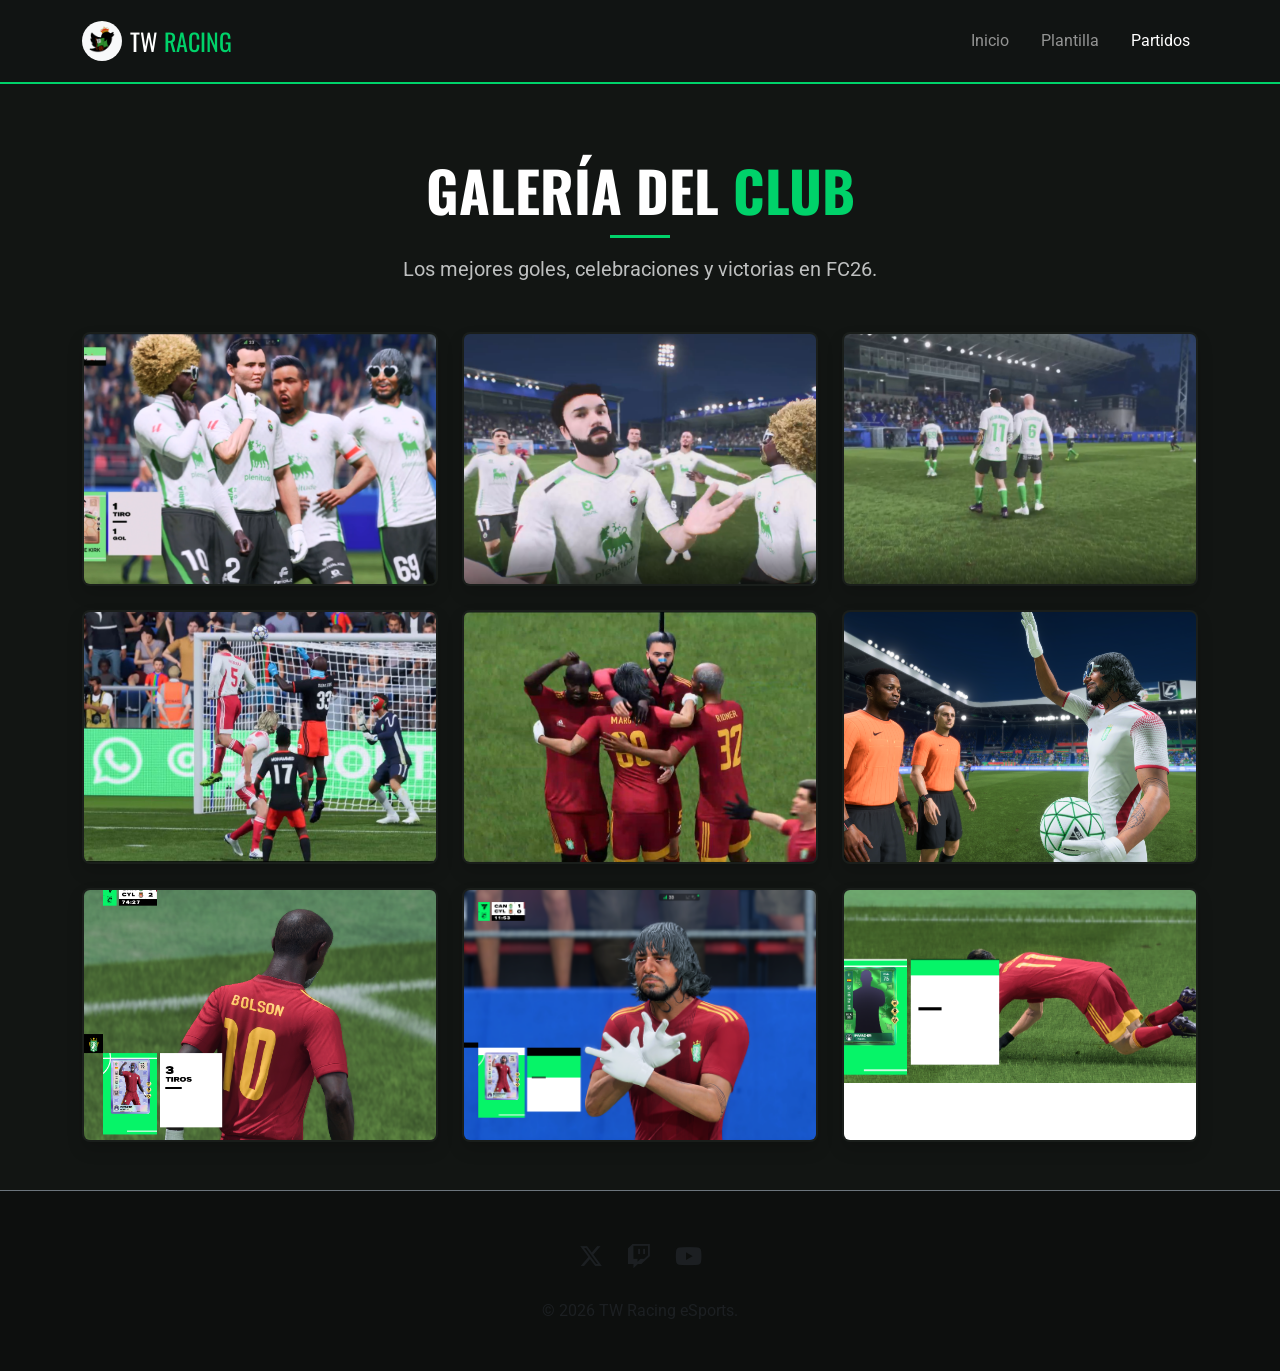
<file: galeria.html>
<!doctype html>
<html lang="es">
  <head>
    <meta charset="UTF-8" />
    <meta name="viewport" content="width=device-width, initial-scale=1.0" />
    <title>Galería | TW Racing</title>

    <link rel="icon" href="img/Proyecto nuevo.jpg" type="image/x-icon" />
    <link
      href="https://cdn.jsdelivr.net/npm/bootstrap@5.3.2/dist/css/bootstrap.min.css"
      rel="stylesheet"
    />
    <link
      rel="stylesheet"
      href="https://cdnjs.cloudflare.com/ajax/libs/font-awesome/6.7.2/css/all.min.css"
    />
    <link
      href="https://fonts.googleapis.com/css2?family=Oswald:wght@400;700&family=Roboto:wght@300;400;700&display=swap"
      rel="stylesheet"
    />

    <link rel="stylesheet" href="style.css" />
  </head>
  <body>
    <nav
      class="navbar navbar-expand-lg navbar-dark navbar-custom sticky-top py-3"
    >
      <div class="container">
        <a
          class="navbar-brand d-flex align-items-center gap-2"
          href="index.html"
        >
          <img
            src="img/logoconBandera.png"
            alt="Logo TW Racing"
            width="40"
            height="40"
            class="rounded-circle object-fit-cover bg-light"
          />
          <span class="fs-4">TW <span class="text-racing">RACING</span></span>
        </a>
        <button
          class="navbar-toggler"
          type="button"
          data-bs-toggle="collapse"
          data-bs-target="#navbarNav"
        >
          <span class="navbar-toggler-icon"></span>
        </button>
        <div
          class="collapse navbar-collapse justify-content-end"
          id="navbarNav"
        >
          <ul class="navbar-nav gap-3">
            <li class="nav-item">
              <a class="nav-link" href="index.html">Inicio</a>
            </li>
            <li class="nav-item">
              <a class="nav-link" href="plantilla.html">Plantilla</a>
            </li>
            <li class="nav-item">
              <a class="nav-link active" href="partidos.html">Partidos</a>
            </li>
          </ul>
        </div>
      </div>
    </nav>

    <header class="py-5 text-center mt-4">
      <div class="container">
        <h1 class="gallery-title display-4 fw-bold mb-3 text-white">
          GALERÍA DEL <span class="text-racing">CLUB</span>
        </h1>
        <p class="text-light opacity-75 fs-5 mb-0">
          Los mejores goles, celebraciones y victorias en FC26.
        </p>
      </div>
    </header>

    <main class="container mb-5">
      <div class="row g-4">
        <div class="col-12 col-sm-6 col-lg-4">
          <div class="gallery-item shadow">
            <img
              src="img/aura.PNG"
              alt="Once Inicial"
              onerror="
                this.src =
                  'https://via.placeholder.com/500x300/1a1e1b/00d26a?text=Once+Inicial'
              "
            />
          </div>
        </div>
        <div class="col-12 col-sm-6 col-lg-4">
          <div class="gallery-item shadow">
            <img
              src="img/queja.PNG"
              alt="Once Inicial"
              onerror="
                this.src =
                  'https://via.placeholder.com/500x300/1a1e1b/00d26a?text=Once+Inicial'
              "
            />
          </div>
        </div>
        <div class="col-12 col-sm-6 col-lg-4">
          <div class="gallery-item shadow">
            <img
              src="img/descanso.PNG"
              alt="Once Inicial"
              onerror="
                this.src =
                  'https://via.placeholder.com/500x300/1a1e1b/00d26a?text=Once+Inicial'
              "
            />
          </div>
        </div>

        <div class="col-12 col-sm-6 col-lg-4">
          <div class="gallery-item shadow">
            <img
              src="img/cabezazoMorgu.jpg"
              alt="Victoria Racing"
              onerror="
                this.src =
                  'https://via.placeholder.com/500x300/1a1e1b/00d26a?text=Captura+FC26'
              "
            />
          </div>
        </div>

        <div class="col-12 col-sm-6 col-lg-4">
          <div class="gallery-item shadow">
            <img
              src="img/equipo.jpg"
              alt="Celebración"
              onerror="
                this.src =
                  'https://via.placeholder.com/500x300/1a1e1b/00d26a?text=Celebración+Equipo'
              "
            />
          </div>
        </div>

        <div class="col-12 col-sm-6 col-lg-4">
          <div class="gallery-item shadow">
            <img
              src="img/hattrick.png"
              alt="Gol del Capitán"
              onerror="
                this.src =
                  'https://via.placeholder.com/500x300/1a1e1b/00d26a?text=Gol+del+Capitán'
              "
            />
          </div>
        </div>

        <div class="col-12 col-sm-6 col-lg-4">
          <div class="gallery-item shadow">
            <img
              src="img/x.png"
              alt="Trofeo"
              onerror="
                this.src =
                  'https://via.placeholder.com/500x300/1a1e1b/00d26a?text=Final+Regions+Cup'
              "
            />
          </div>
        </div>

        <div class="col-12 col-sm-6 col-lg-4">
          <div class="gallery-item shadow">
            <img
              src="img/Sin título.png"
              alt="Entrenamiento"
              onerror="
                this.src =
                  'https://via.placeholder.com/500x300/1a1e1b/00d26a?text=Entrenamiento'
              "
            />
          </div>
        </div>

        <div class="col-12 col-sm-6 col-lg-4">
          <div class="gallery-item shadow">
            <img
              src="img/dfasfa.png"
              alt="Once Inicial"
              onerror="
                this.src =
                  'https://via.placeholder.com/500x300/1a1e1b/00d26a?text=Once+Inicial'
              "
            />
          </div>
        </div>
      </div>
    </main>

    <footer
      class="text-center py-5 mt-5 border-top border-secondary"
      style="background-color: #0d0f0e"
    >
      <div class="container text-muted">
        <div class="d-flex justify-content-center gap-4 mb-4">
          <a href="https://twitter.com/TwRacingCP" class="text-muted fs-4"
            ><i class="fab fa-x-twitter"></i
          ></a>
          <a href="https://twitch.tv/twcantabria" class="text-muted fs-4"
            ><i class="fab fa-twitch"></i
          ></a>
          <a href="https://www.youtube.com/@TWCantabria" class="text-muted fs-4"
            ><i class="fab fa-youtube"></i
          ></a>
        </div>
        <p class="mb-0">&copy; 2026 TW Racing eSports.</p>
      </div>
    </footer>

    <script src="https://cdn.jsdelivr.net/npm/bootstrap@5.3.2/dist/js/bootstrap.bundle.min.js"></script>
  </body>
</html>
</file>
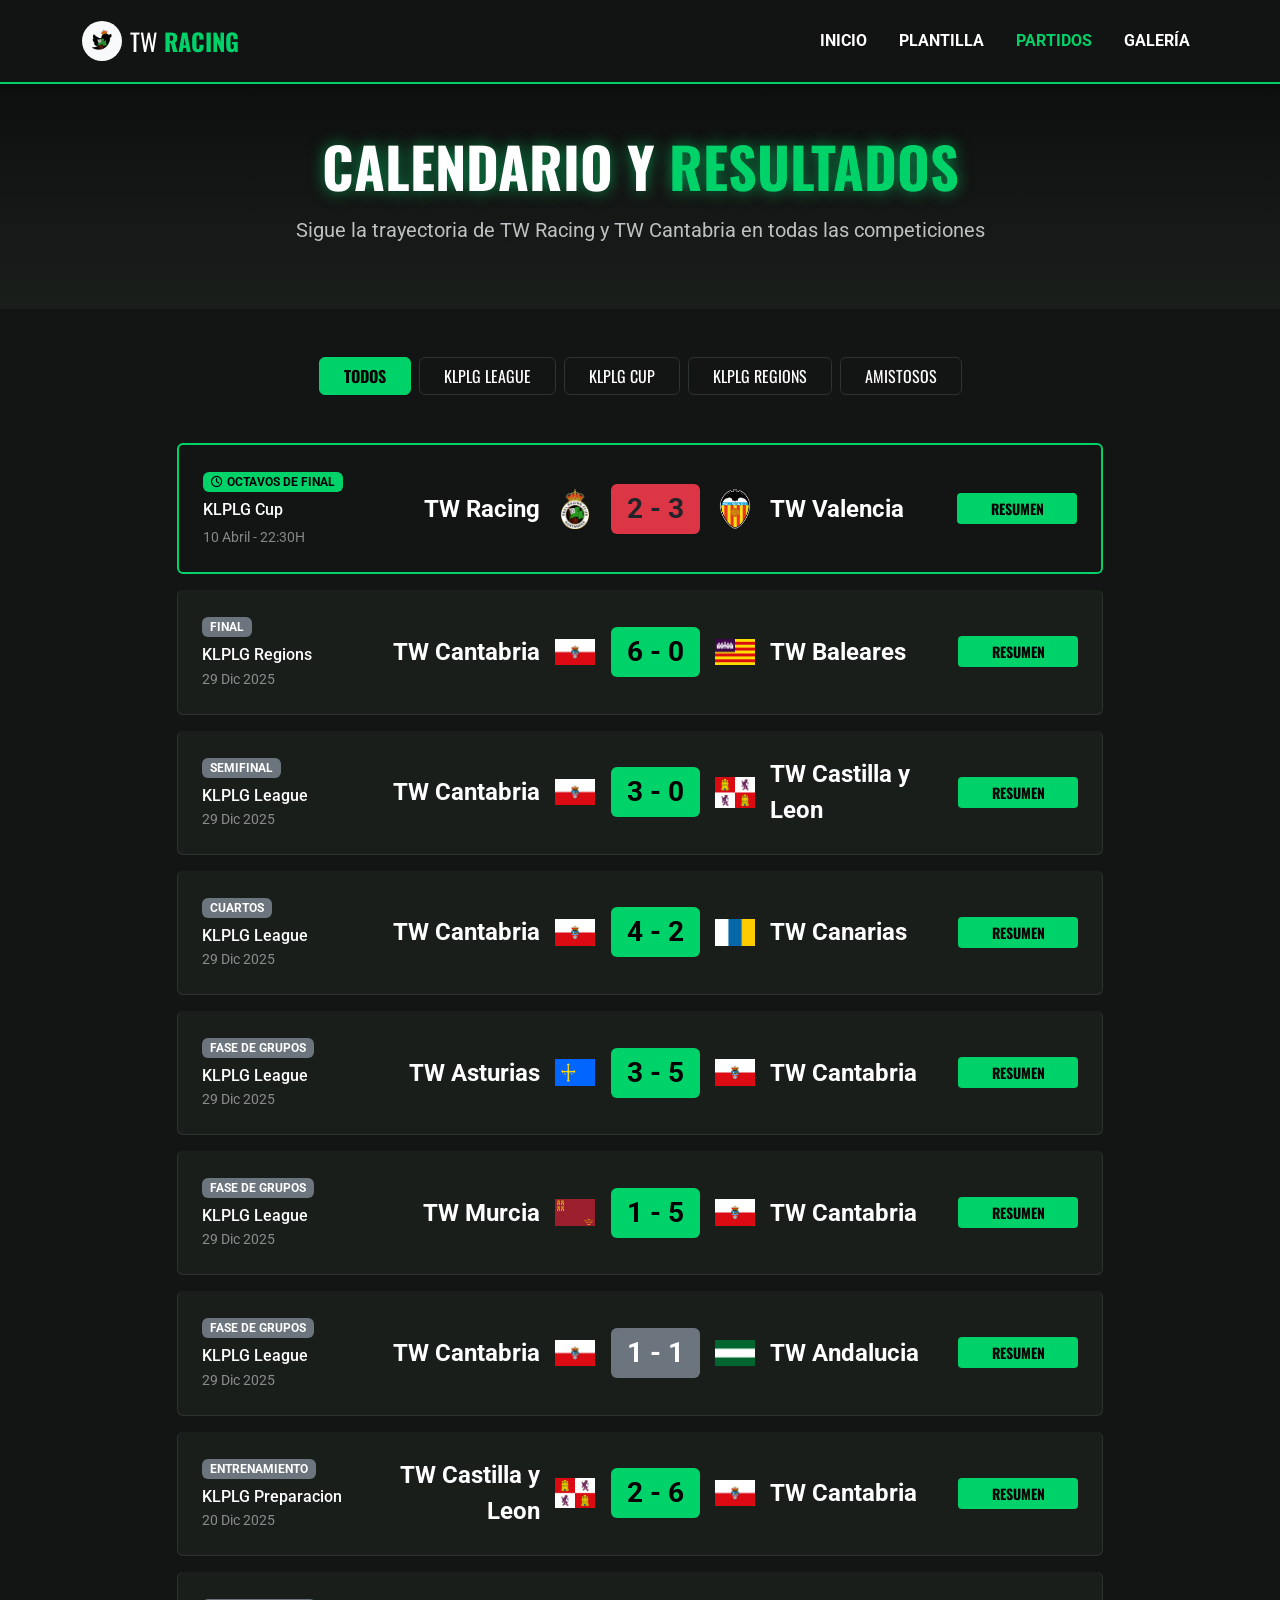
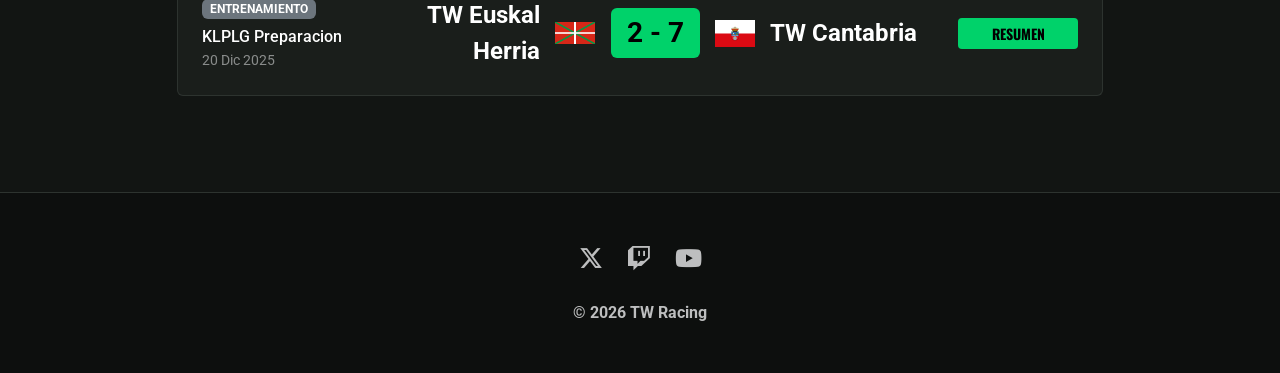
<file: partidos.html>
<!doctype html>
<html lang="es">
  <head>
    <meta charset="UTF-8" />
    <meta name="viewport" content="width=device-width, initial-scale=1.0" />
    <title>Partidos y Resultados | TW Racing</title>
    <link rel="icon" href="img/Proyecto nuevo.jpg" type="image/x-icon" />

    <link
      href="https://cdn.jsdelivr.net/npm/bootstrap@5.3.2/dist/css/bootstrap.min.css"
      rel="stylesheet"
    />
    <link
      rel="stylesheet"
      href="https://cdnjs.cloudflare.com/ajax/libs/font-awesome/6.7.2/css/all.min.css"
    />
    <link
      href="https://fonts.googleapis.com/css2?family=Oswald:wght@400;700&family=Roboto:wght@300;400;700&display=swap"
      rel="stylesheet"
    />
    <link rel="stylesheet" href="style.css" />

    <style>
      .glow-text {
        text-shadow: 0 0 15px rgba(0, 210, 106, 0.6);
      }
      .score-box {
        box-shadow: 0 0 15px rgba(0, 210, 106, 0.2);
      }
      .match-card {
        transition: all 0.3s ease;
        background-color: #1a1e1b;
        border: 1px solid #2d332f;
      }
      .match-card:hover {
        transform: translateY(-3px);
        border-color: #00d26a;
        box-shadow: 0 5px 15px rgba(0, 0, 0, 0.5);
      }
      .match-card.proximo {
        border: 2px solid #00d26a;
        background-color: #121513;
      }
      .filter-btn {
        border-color: #2d332f;
        color: #fff;
      }
      .filter-btn:hover,
      .filter-btn.active {
        background-color: #00d26a;
        color: #000;
        border-color: #00d26a;
        font-weight: bold;
      }
      .team-logo {
        width: 40px;
        height: 40px;
        object-fit: contain;
      }

      /* --- NUEVA SOLUCIÓN DE ALINEACIÓN --- */
      .match-row-container {
        display: flex;
        align-items: center;
        width: 100%;
        justify-content: center;
      }

      .match-team-left {
        flex: 1;
        display: flex;
        align-items: center;
        justify-content: flex-end;
        text-align: right;
        gap: 15px;
      }

      .match-score {
        width: 120px; /* Ancho fijo para que el centro nunca se mueva */
        display: flex;
        justify-content: center;
        flex-shrink: 0;
      }

      .match-team-right {
        flex: 1;
        display: flex;
        align-items: center;
        justify-content: flex-start;
        text-align: left;
        gap: 15px;
      }

      @media (max-width: 768px) {
        .match-row-container {
          flex-direction: column;
          gap: 10px;
        }
        .match-team-left,
        .match-team-right {
          justify-content: center;
          text-align: center;
          width: 100%;
        }
      }
      /* ------------------------------------ */

      /* Estilos Pizarra Táctica */
      .border-racing {
        border: 1px solid #00d26a !important;
      }
      .pitch {
        background: #1e4d2b;
        height: 450px;
        position: relative;
        border-radius: 5px;
        border: 3px solid rgba(255, 255, 255, 0.2);
        overflow: hidden;
      }
      .pitch-lines {
        position: absolute;
        top: 0;
        left: 0;
        right: 0;
        bottom: 0;
        background-image:
          linear-gradient(
            to bottom,
            transparent 49%,
            rgba(255, 255, 255, 0.2) 50%,
            transparent 51%
          ),
          radial-gradient(
            circle at 50% 50%,
            transparent 40px,
            rgba(255, 255, 255, 0.2) 41%,
            transparent 42%
          );
      }
      .player-dot {
        width: 24px;
        height: 24px;
        background: #00d26a;
        color: #000;
        border-radius: 50%;
        position: absolute;
        font-size: 11px;
        font-weight: 900;
        display: flex;
        align-items: center;
        justify-content: center;
        transform: translate(-50%, -50%);
        z-index: 2;
      }
      .player-name {
        position: absolute;
        top: 22px;
        left: 50%;
        transform: translateX(-50%);
        color: white;
        font-size: 9px;
        white-space: nowrap;
        font-weight: bold;
        text-shadow: 1px 1px 2px black;
      }
      .modal-content-racing {
        background-color: #121513;
        border: 1px solid #00d26a;
      }
      .bg-racing {
        background-color: #00d26a !important;
      }
      .text-racing {
        color: #00d26a !important;
      }
    </style>
  </head>

  <body>
    <nav
      class="navbar navbar-expand-lg navbar-dark navbar-custom sticky-top py-3 shadow-sm"
    >
      <div class="container">
        <a
          class="navbar-brand d-flex align-items-center gap-2"
          href="index.html"
        >
          <img
            src="img/logoconBandera.png"
            alt="Logo TW Racing"
            width="40"
            height="40"
            class="rounded-circle bg-light p-1"
          />
          <span class="fs-4"
            >TW <span class="text-racing fw-bold">RACING</span></span
          >
        </a>
        <button
          class="navbar-toggler"
          type="button"
          data-bs-toggle="collapse"
          data-bs-target="#navbarNav"
        >
          <span class="navbar-toggler-icon"></span>
        </button>
        <div
          class="collapse navbar-collapse justify-content-end"
          id="navbarNav"
        >
          <ul class="navbar-nav gap-3 text-uppercase fw-bold">
            <li class="nav-item">
              <a class="nav-link text-white" href="index.html">Inicio</a>
            </li>
            <li class="nav-item">
              <a class="nav-link text-white" href="plantilla.html">Plantilla</a>
            </li>
            <li class="nav-item">
              <a class="nav-link active text-racing" href="partidos.html"
                >Partidos</a
              >
            </li>
            <li class="nav-item">
              <a class="nav-link text-white" href="galeria.html">Galería</a>
            </li>
          </ul>
        </div>
      </div>
    </nav>

    <header
      class="py-5 text-center"
      style="background: linear-gradient(to bottom, #0d0f0e, #1a1e1b)"
    >
      <div class="container">
        <h1 class="display-4 fw-bold text-white glow-text mb-3">
          CALENDARIO Y <span class="text-racing">RESULTADOS</span>
        </h1>
        <p class="text-light opacity-75 fs-5">
          Sigue la trayectoria de TW Racing y TW Cantabria en todas las
          competiciones
        </p>
      </div>
    </header>

    <main class="container py-5">
      <div class="d-flex flex-wrap justify-content-center gap-2 mb-5">
        <button
          class="btn filter-btn active px-4"
          onclick="filtrarPartidos('todos', this)"
        >
          Todos
        </button>
        <button
          class="btn filter-btn px-4"
          onclick="filtrarPartidos('klplg', this)"
        >
          KLPLG League
        </button>
        <button
          class="btn filter-btn px-4"
          onclick="filtrarPartidos('cup', this)"
        >
          KLPLG CUP
        </button>
        <button
          class="btn filter-btn px-4"
          onclick="filtrarPartidos('Regions', this)"
        >
          KLPLG Regions
        </button>
        <button
          class="btn filter-btn px-4"
          onclick="filtrarPartidos('amistoso', this)"
        >
          Amistosos
        </button>
      </div>

      <div class="row justify-content-center" id="contenedor-partidos">
        <div class="col-lg-10">
          <div class="list-group gap-3">
            <div
              class="list-group-item match-card proximo p-4 text-white d-flex flex-column flex-md-row align-items-center justify-content-between gap-3 rounded"
              data-competicion="cup"
            >
              <div class="text-center text-md-start" style="min-width: 150px">
                <span class="badge bg-racing text-dark mb-2 px-2 py-1"
                  ><i class="fa-regular fa-clock me-1"></i>OCTAVOS DE
                  FINAL</span
                >
                <h6 class="text-white mb-1">KLPLG Cup</h6>
                <div class="fase-text mb-2"></div>
                <p class="mb-0 text-light opacity-50 small">
                  10 Abril - 22:30H
                </p>
              </div>
              <div class="match-row-container fw-bold fs-4">
                <div class="match-team-left">
                  <span>TW Racing</span>
                  <img src="img/escudo.png" class="team-logo" />
                </div>
                <div class="match-score">
                  <div class="bg-danger text-dark px-3 py-1 rounded fs-3">
                    2 - 3
                  </div>
                </div>
                <div class="match-team-right">
                  <img src="img/valencia.png" class="team-logo" />
                  <span class="span">TW Valencia</span>
                </div>
              </div>
              <div class="text-center text-md-end" style="min-width: 120px">
                <button
                  class="btn bg-racing text-dark btn-sm fw-bold w-100"
                  data-bs-toggle="modal"
                  data-bs-target="#resumen-partidoValencia"
                >
                  Resumen
                </button>
              </div>
            </div>

            <div
              class="list-group-item match-card p-4 text-white d-flex flex-column flex-md-row align-items-center justify-content-between gap-3 rounded"
              data-competicion="Regions"
            >
              <div class="text-center text-md-start" style="min-width: 150px">
                <span class="badge bg-secondary mb-2 px-2 py-1">FINAL</span>
                <h6 class="text-white mb-1">KLPLG Regions</h6>
                <p class="mb-0 text-light opacity-50 small">29 Dic 2025</p>
              </div>
              <div class="match-row-container fw-bold fs-4">
                <div class="match-team-left">
                  <span>TW Cantabria</span>
                  <img src="img/cantabria.png" class="team-logo" />
                </div>
                <div class="match-score">
                  <div class="bg-racing text-dark px-3 py-1 rounded fs-3">
                    6 - 0
                  </div>
                </div>
                <div class="match-team-right">
                  <img src="img/baleares.png" class="team-logo" />
                  <span>TW Baleares</span>
                </div>
              </div>
              <div class="text-center text-md-end" style="min-width: 120px">
                <button
                  class="btn bg-racing text-dark btn-sm fw-bold w-100"
                  data-bs-toggle="modal"
                  data-bs-target="#resumen-partido1"
                >
                  Resumen
                </button>
              </div>
            </div>

            <div
              class="list-group-item match-card p-4 text-white d-flex flex-column flex-md-row align-items-center justify-content-between gap-3 rounded"
              data-competicion="Regions"
            >
              <div class="text-center text-md-start" style="min-width: 150px">
                <span class="badge bg-secondary mb-2 px-2 py-1">SEMIFINAL</span>
                <h6 class="text-white mb-1">KLPLG League</h6>
                <p class="mb-0 text-light opacity-50 small">29 Dic 2025</p>
              </div>
              <div class="match-row-container fw-bold fs-4">
                <div class="match-team-left">
                  <span>TW Cantabria</span>
                  <img src="img/cantabria.png" class="team-logo" />
                </div>
                <div class="match-score">
                  <div class="bg-racing text-dark px-3 py-1 rounded fs-3">
                    3 - 0
                  </div>
                </div>
                <div class="match-team-right">
                  <img src="img/cyl.png" class="team-logo" />
                  <span>TW Castilla y Leon</span>
                </div>
              </div>
              <div class="text-center text-md-end" style="min-width: 120px">
                <button
                  class="btn bg-racing text-dark btn-sm fw-bold w-100"
                  data-bs-toggle="modal"
                  data-bs-target="#resumen-partido2"
                >
                  Resumen
                </button>
              </div>
            </div>

            <div
              class="list-group-item match-card p-4 text-white d-flex flex-column flex-md-row align-items-center justify-content-between gap-3 rounded"
              data-competicion="Regions"
            >
              <div class="text-center text-md-start" style="min-width: 150px">
                <span class="badge bg-secondary mb-2 px-2 py-1">CUARTOS</span>
                <h6 class="text-white mb-1">KLPLG League</h6>
                <p class="mb-0 text-light opacity-50 small">29 Dic 2025</p>
              </div>
              <div class="match-row-container fw-bold fs-4">
                <div class="match-team-left">
                  <span>TW Cantabria</span>
                  <img src="img/cantabria.png" class="team-logo" />
                </div>
                <div class="match-score">
                  <div class="bg-racing text-dark px-3 py-1 rounded fs-3">
                    4 - 2
                  </div>
                </div>
                <div class="match-team-right">
                  <img src="img/canarias.png" class="team-logo" />
                  <span>TW Canarias</span>
                </div>
              </div>
              <div class="text-center text-md-end" style="min-width: 120px">
                <button
                  class="btn bg-racing text-dark btn-sm fw-bold w-100"
                  data-bs-toggle="modal"
                  data-bs-target="#resumen-partido3"
                >
                  Resumen
                </button>
              </div>
            </div>

            <div
              class="list-group-item match-card p-4 text-white d-flex flex-column flex-md-row align-items-center justify-content-between gap-3 rounded"
              data-competicion="Regions"
            >
              <div class="text-center text-md-start" style="min-width: 150px">
                <span class="badge bg-secondary mb-2 px-2 py-1"
                  >FASE DE GRUPOS</span
                >
                <h6 class="text-white mb-1">KLPLG League</h6>
                <p class="mb-0 text-light opacity-50 small">29 Dic 2025</p>
              </div>
              <div class="match-row-container fw-bold fs-4">
                <div class="match-team-left">
                  <span>TW Asturias</span>
                  <img src="img/asturias.png" class="team-logo" />
                </div>
                <div class="match-score">
                  <div class="bg-racing text-dark px-3 py-1 rounded fs-3">
                    3 - 5
                  </div>
                </div>
                <div class="match-team-right">
                  <img src="img/cantabria.png" class="team-logo" />
                  <span>TW Cantabria</span>
                </div>
              </div>
              <div class="text-center text-md-end" style="min-width: 120px">
                <button
                  class="btn bg-racing text-dark btn-sm fw-bold w-100"
                  data-bs-toggle="modal"
                  data-bs-target="#resumen-partido4"
                >
                  Resumen
                </button>
              </div>
            </div>

            <div
              class="list-group-item match-card p-4 text-white d-flex flex-column flex-md-row align-items-center justify-content-between gap-3 rounded"
              data-competicion="Regions"
            >
              <div class="text-center text-md-start" style="min-width: 150px">
                <span class="badge bg-secondary mb-2 px-2 py-1"
                  >FASE DE GRUPOS</span
                >
                <h6 class="text-white mb-1">KLPLG League</h6>
                <p class="mb-0 text-light opacity-50 small">29 Dic 2025</p>
              </div>
              <div class="match-row-container fw-bold fs-4">
                <div class="match-team-left">
                  <span>TW Murcia</span>
                  <img src="img/murcia.png" class="team-logo" />
                </div>
                <div class="match-score">
                  <div class="bg-racing text-dark px-3 py-1 rounded fs-3">
                    1 - 5
                  </div>
                </div>
                <div class="match-team-right">
                  <img src="img/cantabria.png" class="team-logo" />
                  <span>TW Cantabria</span>
                </div>
              </div>
              <div class="text-center text-md-end" style="min-width: 120px">
                <button
                  class="btn bg-racing text-dark btn-sm fw-bold w-100"
                  data-bs-toggle="modal"
                  data-bs-target="#resumen-partido5"
                >
                  Resumen
                </button>
              </div>
            </div>
            <div
              class="list-group-item match-card p-4 text-white d-flex flex-column flex-md-row align-items-center justify-content-between gap-3 rounded"
              data-competicion="Regions"
            >
              <div class="text-center text-md-start" style="min-width: 150px">
                <span class="badge bg-secondary mb-2 px-2 py-1"
                  >FASE DE GRUPOS</span
                >
                <h6 class="text-white mb-1">KLPLG League</h6>
                <p class="mb-0 text-light opacity-50 small">29 Dic 2025</p>
              </div>
              <div class="match-row-container fw-bold fs-4">
                <div class="match-team-left">
                  <span>TW Cantabria</span>
                  <img src="img/cantabria.png" class="team-logo" />
                </div>
                <div class="match-score">
                  <div
                    class="bg-secondary text-white px-3 py-1 rounded fs-3 fw-bold"
                  >
                    1 - 1
                  </div>
                </div>
                <div class="match-team-right">
                  <img src="img/andalucia.png" class="team-logo" />
                  <span>TW Andalucia</span>
                </div>
              </div>
              <div class="text-center text-md-end" style="min-width: 120px">
                <button
                  class="btn bg-racing text-dark btn-sm fw-bold w-100"
                  data-bs-toggle="modal"
                  data-bs-target="#resumen-partido6"
                >
                  Resumen
                </button>
              </div>
            </div>

            <div
              class="list-group-item match-card p-4 text-white d-flex flex-column flex-md-row align-items-center justify-content-between gap-3 rounded"
              data-competicion="amistoso"
            >
              <div class="text-center text-md-start" style="min-width: 150px">
                <span class="badge bg-secondary mb-2 px-2 py-1"
                  >ENTRENAMIENTO</span
                >
                <h6 class="text-white mb-1">KLPLG Preparacion</h6>
                <p class="mb-0 text-light opacity-50 small">20 Dic 2025</p>
              </div>
              <div class="match-row-container fw-bold fs-4">
                <div class="match-team-left">
                  <span>TW Castilla y Leon</span>
                  <img src="img/cyl.png" class="team-logo" />
                </div>
                <div class="match-score">
                  <div class="bg-racing text-dark px-3 py-1 rounded fs-3">
                    2 - 6
                  </div>
                </div>
                <div class="match-team-right">
                  <img src="img/cantabria.png" class="team-logo" />
                  <span>TW Cantabria</span>
                </div>
              </div>
              <div class="text-center text-md-end" style="min-width: 120px">
                <button
                  class="btn bg-racing text-dark btn-sm fw-bold w-100"
                  data-bs-toggle="modal"
                  data-bs-target="#resumen-partido7"
                >
                  Resumen
                </button>
              </div>
            </div>

            <div
              class="list-group-item match-card p-4 text-white d-flex flex-column flex-md-row align-items-center justify-content-between gap-3 rounded"
              data-competicion="amistoso"
            >
              <div class="text-center text-md-start" style="min-width: 150px">
                <span class="badge bg-secondary mb-2 px-2 py-1"
                  >ENTRENAMIENTO</span
                >
                <h6 class="text-white mb-1">KLPLG Preparacion</h6>
                <p class="mb-0 text-light opacity-50 small">20 Dic 2025</p>
              </div>
              <div class="match-row-container fw-bold fs-4">
                <div class="match-team-left">
                  <span>TW Euskal Herria</span>
                  <img src="img/eh.png" class="team-logo" />
                </div>
                <div class="match-score">
                  <div class="bg-racing text-dark px-3 py-1 rounded fs-3">
                    2 - 7
                  </div>
                </div>
                <div class="match-team-right">
                  <img src="img/cantabria.png" class="team-logo" />
                  <span>TW Cantabria</span>
                </div>
              </div>
              <div class="text-center text-md-end" style="min-width: 120px">
                <button
                  class="btn bg-racing text-dark btn-sm fw-bold w-100"
                  data-bs-toggle="modal"
                  data-bs-target="#resumen-partido7"
                >
                  Resumen
                </button>
              </div>
            </div>

            <!-- ya no mas -->
          </div>
        </div>
      </div>
    </main>

    <div
      class="modal fade"
      id="resumen-partido1"
      tabindex="-1"
      aria-hidden="true"
    >
      <div class="modal-dialog modal-xl modal-dialog-centered">
        <div
          class="modal-content modal-content-racing text-white border-racing"
        >
          <div class="modal-header border-secondary border-opacity-25">
            <h5 class="modal-title fw-bold text-racing">
              RESUMEN: TW CANTABRIA vs TW BALEARES
            </h5>
            <button
              type="button"
              class="btn-close btn-close-white"
              data-bs-dismiss="modal"
            ></button>
          </div>
          <div class="modal-body p-4">
            <div class="row g-4">
              <div class="col-xl-5 col-lg-6">
                <h6 class="text-center mb-3 fw-bold text-uppercase">
                  Alineación <span class="text-racing">4-2-1-3</span>
                </h6>
                <div class="pitch shadow-lg">
                  <div class="pitch-lines"></div>
                  <div class="player-dot" style="bottom: 5%; left: 50%">
                    1<span class="player-name">AdriViera_02</span>
                  </div>
                  <div class="player-dot" style="bottom: 20%; left: 15%">
                    3<span class="player-name">erluiso13</span>
                  </div>
                  <div class="player-dot" style="bottom: 18%; left: 38%">
                    4<span class="player-name">JMorgu</span>
                  </div>
                  <div class="player-dot" style="bottom: 18%; left: 62%">
                    5<span class="player-name">Jav1Gonzalez</span>
                  </div>
                  <div class="player-dot" style="bottom: 20%; left: 85%">
                    2<span class="player-name">HyperHector05</span>
                  </div>
                  <div class="player-dot" style="bottom: 40%; left: 35%">
                    8<span class="player-name">PedroB__02</span>
                  </div>
                  <div class="player-dot" style="bottom: 40%; left: 65%">
                    6<span class="player-name">escobedo2010</span>
                  </div>
                  <div class="player-dot" style="bottom: 58%; left: 50%">
                    10<span class="player-name">Bools_10</span>
                  </div>
                  <div class="player-dot" style="top: 20%; left: 20%">
                    7<span class="player-name">koshidalgo15</span>
                  </div>
                  <div class="player-dot" style="top: 10%; left: 50%">
                    11<span class="player-name">zSaanti--</span>
                  </div>
                  <div class="player-dot" style="top: 20%; left: 80%">
                    69<span class="player-name">darioobg_9</span>
                  </div>
                </div>
              </div>
              <div class="col-xl-7 col-lg-6">
                <h6
                  class="fw-bold mb-3 border-start border-racing ps-2 text-uppercase"
                >
                  Estadísticas
                </h6>
                <div class="small mb-4">
                  <div class="d-flex justify-content-between mb-1">
                    <span>Posesión</span><span>65% - 35%</span>
                  </div>
                  <div
                    class="progress mb-3"
                    style="height: 6px; background: #2d332f"
                  >
                    <div
                      class="progress-bar bg-racing"
                      style="width: 65%"
                    ></div>
                  </div>
                  <div class="d-flex justify-content-between mb-1">
                    <span>Tiros</span><span>14 - 3</span>
                  </div>
                  <div
                    class="progress"
                    style="height: 6px; background: #2d332f"
                  >
                    <div
                      class="progress-bar bg-racing"
                      style="width: 80%"
                    ></div>
                  </div>
                </div>
                <h6
                  class="fw-bold mb-3 border-start border-racing ps-2 text-uppercase"
                >
                  Crónica
                </h6>
                <div
                  class="timeline-container bg-dark bg-opacity-50 p-3 rounded border border-secondary border-opacity-25"
                >
                  <div class="timeline-event d-flex align-items-start mb-2">
                    <div class="event-time badge bg-racing text-dark me-2">
                      10'
                    </div>
                    <div class="event-desc">
                      <i class="fa-solid fa-futbol me-1"></i>
                      <strong>GOL!</strong> zSaanti
                    </div>
                  </div>
                  <div class="timeline-event d-flex align-items-start mb-2">
                    <div class="event-time badge bg-secondary me-2">58'</div>
                    <div class="event-desc">
                      <i class="fa-solid fa-square text-warning me-1"></i>
                      Amarilla - JMorgu
                    </div>
                  </div>
                  <div
                    class="mt-4 pt-3 border-top border-secondary border-opacity-25"
                  >
                    <a
                      href="https://www.virtualpronetwork.com/web/app/match/751312"
                      target="_blank"
                      class="btn btn-sm btn-dark border-racing text-racing fw-bold w-100 mb-2"
                    >
                      <i class="fa-solid fa-external-link-alt me-2"></i
                      >ESTADÍSTICAS COMPLETAS VPN
                    </a>
                    <a
                      href="https://www.youtube.com/watch?v=KSOlk1dBE6Q"
                      target="_blank"
                      class="btn btn-sm btn-dark border-racing text-racing fw-bold w-100"
                    >
                      <i class="fa-brands fa-youtube me-2"></i>RESUMEN EN
                      YOUTUBE
                    </a>
                  </div>
                </div>
              </div>
            </div>
          </div>
        </div>
      </div>
    </div>
    <!-- ------------------ -->
    <div
      class="modal fade"
      id="resumen-partidoValencia"
      tabindex="-1"
      aria-hidden="true"
    >
      <div class="modal-dialog modal-xl modal-dialog-centered">
        <div
          class="modal-content modal-content-racing text-white border-racing"
        >
          <div class="modal-header border-secondary border-opacity-25">
            <h5 class="modal-title fw-bold text-racing">
              RESUMEN: TW RACING vs TW VALENCIA
            </h5>
            <button
              type="button"
              class="btn-close btn-close-white"
              data-bs-dismiss="modal"
            ></button>
          </div>
          <div class="modal-body p-4">
            <div class="row g-4">
              <div class="col-xl-5 col-lg-6">
                <h6 class="text-center mb-3 fw-bold text-uppercase">
                  Alineación <span class="text-racing">4-2-1-3</span>
                </h6>
                <div class="pitch shadow-lg">
                  <div class="pitch-lines"></div>
                  <div class="player-dot" style="bottom: 5%; left: 50%">
                    1<span class="player-name">AdriViera_02</span>
                  </div>
                  <div class="player-dot" style="bottom: 20%; left: 15%">
                    88<span class="player-name">erluiso13</span>
                  </div>
                  <div class="player-dot" style="bottom: 18%; left: 38%">
                    5<span class="player-name">JMorgu</span>
                  </div>
                  <div class="player-dot" style="bottom: 18%; left: 62%">
                    57<span class="player-name">Anacorro</span>
                  </div>
                  <div class="player-dot" style="bottom: 20%; left: 85%">
                    2<span class="player-name">HyperHector05</span>
                  </div>
                  <div class="player-dot" style="bottom: 40%; left: 35%">
                    8<span class="player-name">PedroB__02</span>
                  </div>
                  <div class="player-dot" style="bottom: 40%; left: 65%">
                    6<span class="player-name">escobedo2010</span>
                  </div>
                  <div class="player-dot" style="bottom: 58%; left: 50%">
                    10<span class="player-name">Bools_10</span>
                  </div>
                  <div class="player-dot" style="top: 20%; left: 20%">
                    7<span class="player-name">koshidalgo15</span>
                  </div>
                  <div class="player-dot" style="top: 10%; left: 50%">
                    11<span class="player-name">zSaanti--</span>
                  </div>
                  <div class="player-dot" style="top: 20%; left: 80%">
                    69<span class="player-name">darioobg_9</span>
                  </div>
                </div>
              </div>
              <div class="col-xl-7 col-lg-6">
                <h6
                  class="fw-bold mb-3 border-start border-racing ps-2 text-uppercase"
                >
                  Estadísticas
                </h6>
                <div class="small mb-4">
                  <div class="d-flex justify-content-between mb-1">
                    <span>Posesión</span><span>55% - 45%</span>
                  </div>
                  <div
                    class="progress mb-3"
                    style="height: 6px; background: #2d332f"
                  >
                    <div
                      class="progress-bar bg-racing"
                      style="width: 55%"
                    ></div>
                  </div>
                  <div class="d-flex justify-content-between mb-1">
                    <span>Tiros</span><span>8 - 6</span>
                  </div>
                  <div
                    class="progress"
                    style="height: 6px; background: #2d332f"
                  >
                    <div
                      class="progress-bar bg-racing"
                      style="width: 60%"
                    ></div>
                  </div>
                </div>
                <h6
                  class="fw-bold mb-3 border-start border-racing ps-2 text-uppercase"
                >
                  Crónica
                </h6>
                <div
                  class="timeline-container bg-dark bg-opacity-50 p-3 rounded border border-secondary border-opacity-25"
                >
                  <div class="timeline-event d-flex align-items-start mb-2">
                    <div class="event-time badge bg-racing text-dark me-2">
                      23'
                    </div>
                    <div class="event-desc">
                      <i class="fa-solid fa-futbol text-danger"></i>
                      <strong>GOL (0-1)</strong> Oviiedox
                    </div>
                  </div>
                  <div class="timeline-event d-flex align-items-start mb-2">
                    <div class="event-time badge bg-racing text-dark me-2">
                      24'
                    </div>
                    <div class="event-desc">
                      <i class="fa-solid fa-futbol me-1"></i>
                      <strong>GOL (1-1)</strong> Bools_10
                    </div>
                  </div>

                  <div class="timeline-event d-flex align-items-start mb-2">
                    <div class="event-time badge bg-racing text-dark me-2">
                      33'
                    </div>
                    <div class="event-desc">
                      <i class="fa-solid fa-futbol text-danger"></i>
                      <strong>GOL (1-2)</strong> AJCFM07_TuRcO
                    </div>
                  </div>
                  <div class="timeline-event d-flex align-items-start mb-2">
                    <div class="event-time badge bg-racing text-dark me-2">
                      68'
                    </div>
                    <div class="event-desc">
                      <i class="fa-solid fa-futbol me-1"></i>
                      <strong>GOL (2-2)</strong> Hidalgo
                    </div>
                  </div>
                  <div class="timeline-event d-flex align-items-start mb-2">
                    <div class="event-time badge bg-racing text-dark me-2">
                      82'
                    </div>
                    <div class="event-desc">
                      <i class="fa-solid fa-futbol text-danger"></i>
                      <strong>GOL (2-3)</strong> Oviiedox
                    </div>
                  </div>
                  <div class="timeline-event d-flex align-items-start mb-2">
                    <div class="event-time badge bg-danger text-white me-2">
                      90'
                    </div>
                    <div class="event-desc">
                      <i class="fa-solid fa-square text-danger me-1"></i>
                      <strong>ROJA</strong> - Bools_10
                    </div>
                  </div>

                  <div
                    class="timeline-event d-flex align-items-start mb-2"
                  ></div>
                  <div
                    class="mt-4 pt-3 border-top border-secondary border-opacity-25"
                  >
                    <a
                      href="https://www.virtualpronetwork.com/web/app/match/759664"
                      target="_blank"
                      class="btn btn-sm btn-dark border-racing text-racing fw-bold w-100 mb-2"
                    >
                      <i class="fa-solid fa-external-link-alt me-2"></i
                      >ESTADÍSTICAS COMPLETAS VPN
                    </a>
                    <a
                      href="https://www.youtube.com/watch?v=OVXi4UIkrfQ"
                      target="_blank"
                      class="btn btn-sm btn-dark border-racing text-racing fw-bold w-100"
                    >
                      <i class="fa-brands fa-youtube me-2"></i>RESUMEN EN
                      YOUTUBE
                    </a>
                  </div>
                </div>
              </div>
            </div>
          </div>
        </div>
      </div>
    </div>
    <!-- --------- -->

    <div
      class="modal fade"
      id="resumen-partido4"
      tabindex="-1"
      aria-hidden="true"
    >
      <div class="modal-dialog modal-xl modal-dialog-centered">
        <div
          class="modal-content modal-content-racing text-white border-racing"
        >
          <div class="modal-header border-secondary border-opacity-25">
            <h5 class="modal-title fw-bold text-racing">
              RESUMEN: TW ASTURIAS vs TW CANTABRIA
            </h5>
            <button
              type="button"
              class="btn-close btn-close-white"
              data-bs-dismiss="modal"
            ></button>
          </div>
          <div class="modal-body p-4">
            <div class="row g-4">
              <div class="col-xl-5 col-lg-6">
                <h6 class="text-center mb-3 fw-bold text-uppercase">
                  Alineación <span class="text-racing">4-2-1-3</span>
                </h6>
                <div class="pitch shadow-lg">
                  <div class="pitch-lines"></div>
                  <div class="player-dot" style="bottom: 5%; left: 50%">
                    1<span class="player-name">AdriViera_02</span>
                  </div>
                  <div class="player-dot" style="bottom: 20%; left: 15%">
                    3<span class="player-name">erluiso13</span>
                  </div>
                  <div class="player-dot" style="bottom: 18%; left: 38%">
                    4<span class="player-name">JMorgu</span>
                  </div>
                  <div class="player-dot" style="bottom: 18%; left: 62%">
                    5<span class="player-name">Jav1Gonzalez</span>
                  </div>
                  <div class="player-dot" style="bottom: 20%; left: 85%">
                    2<span class="player-name">HyperHector05</span>
                  </div>
                  <div class="player-dot" style="bottom: 40%; left: 35%">
                    8<span class="player-name">PedroB__02</span>
                  </div>
                  <div class="player-dot" style="bottom: 40%; left: 65%">
                    6<span class="player-name">escobedo2010</span>
                  </div>
                  <div class="player-dot" style="bottom: 58%; left: 50%">
                    10<span class="player-name">Bools_10</span>
                  </div>
                  <div class="player-dot" style="top: 20%; left: 20%">
                    7<span class="player-name">koshidalgo15</span>
                  </div>
                  <div class="player-dot" style="top: 10%; left: 50%">
                    11<span class="player-name">zSaanti--</span>
                  </div>
                  <div class="player-dot" style="top: 20%; left: 80%">
                    69<span class="player-name">darioobg_9</span>
                  </div>
                </div>
              </div>
              <div class="col-xl-7 col-lg-6">
                <h6
                  class="fw-bold mb-3 border-start border-racing ps-2 text-uppercase"
                >
                  Estadísticas
                </h6>
                <div class="small mb-4">
                  <div class="d-flex justify-content-between mb-1">
                    <span>Posesión</span><span>65% - 35%</span>
                  </div>
                  <div
                    class="progress mb-3"
                    style="height: 6px; background: #2d332f"
                  >
                    <div
                      class="progress-bar bg-racing"
                      style="width: 65%"
                    ></div>
                  </div>
                  <div class="d-flex justify-content-between mb-1">
                    <span>Tiros</span><span>14 - 3</span>
                  </div>
                  <div
                    class="progress"
                    style="height: 6px; background: #2d332f"
                  >
                    <div
                      class="progress-bar bg-racing"
                      style="width: 80%"
                    ></div>
                  </div>
                </div>
                <h6
                  class="fw-bold mb-3 border-start border-racing ps-2 text-uppercase"
                >
                  Crónica
                </h6>
                <div
                  class="timeline-container bg-dark bg-opacity-50 p-3 rounded border border-secondary border-opacity-25"
                >
                  <div class="timeline-event d-flex align-items-start mb-2">
                    <div class="event-time badge bg-racing text-dark me-2">
                      10'
                    </div>
                    <div class="event-desc">
                      <i class="fa-solid fa-futbol me-1"></i>
                      <strong>GOL!</strong> zSaanti
                    </div>
                  </div>
                  <div
                    class="timeline-event d-flex align-items-start mb-2"
                  ></div>
                  <div
                    class="mt-4 pt-3 border-top border-secondary border-opacity-25"
                  >
                    <a
                      href="https://www.virtualpronetwork.com/web/app/match/751312"
                      target="_blank"
                      class="btn btn-sm btn-dark border-racing text-racing fw-bold w-100 mb-2"
                    >
                      <i class="fa-solid fa-external-link-alt me-2"></i
                      >ESTADÍSTICAS COMPLETAS VPN
                    </a>
                    <a
                      href="https://www.youtube.com/watch?v=KSOlk1dBE6Q"
                      target="_blank"
                      class="btn btn-sm btn-dark border-racing text-racing fw-bold w-100"
                    >
                      <i class="fa-brands fa-youtube me-2"></i>RESUMEN EN
                      YOUTUBE
                    </a>
                  </div>
                </div>
              </div>
            </div>
          </div>
        </div>
      </div>
    </div>
    <!-- --------- -->
    <div
      class="modal fade"
      id="resumen-partido2"
      tabindex="-1"
      aria-hidden="true"
    >
      <div class="modal-dialog modal-xl modal-dialog-centered">
        <div
          class="modal-content modal-content-racing text-white border-racing"
        >
          <div class="modal-header border-secondary border-opacity-25">
            <h5 class="modal-title fw-bold text-racing">
              RESUMEN: TW CANTABRIA vs TW CASTILLA Y LEON
            </h5>
            <button
              type="button"
              class="btn-close btn-close-white"
              data-bs-dismiss="modal"
            ></button>
          </div>
          <div class="modal-body p-4">
            <div class="row g-4">
              <div class="col-xl-5 col-lg-6">
                <h6 class="text-center mb-3 fw-bold text-uppercase">
                  Alineación <span class="text-racing">4-2-1-3</span>
                </h6>
                <div class="pitch shadow-lg">
                  <div class="pitch-lines"></div>
                  <div class="player-dot" style="bottom: 5%; left: 50%">
                    1<span class="player-name">AdriViera_02</span>
                  </div>
                  <div class="player-dot" style="bottom: 20%; left: 15%">
                    3<span class="player-name">erluiso13</span>
                  </div>
                  <div class="player-dot" style="bottom: 18%; left: 38%">
                    4<span class="player-name">JMorgu</span>
                  </div>
                  <div class="player-dot" style="bottom: 18%; left: 62%">
                    5<span class="player-name">Jav1Gonzalez</span>
                  </div>
                  <div class="player-dot" style="bottom: 20%; left: 85%">
                    2<span class="player-name">HyperHector05</span>
                  </div>
                  <div class="player-dot" style="bottom: 40%; left: 35%">
                    8<span class="player-name">PedroB__02</span>
                  </div>
                  <div class="player-dot" style="bottom: 40%; left: 65%">
                    6<span class="player-name">escobedo2010</span>
                  </div>
                  <div class="player-dot" style="bottom: 58%; left: 50%">
                    10<span class="player-name">Bools_10</span>
                  </div>
                  <div class="player-dot" style="top: 20%; left: 20%">
                    7<span class="player-name">koshidalgo15</span>
                  </div>
                  <div class="player-dot" style="top: 10%; left: 50%">
                    11<span class="player-name">zSaanti--</span>
                  </div>
                  <div class="player-dot" style="top: 20%; left: 80%">
                    69<span class="player-name">darioobg_9</span>
                  </div>
                </div>
              </div>
              <div class="col-xl-7 col-lg-6">
                <h6
                  class="fw-bold mb-3 border-start border-racing ps-2 text-uppercase"
                >
                  Estadísticas
                </h6>
                <div class="small mb-4">
                  <div class="d-flex justify-content-between mb-1">
                    <span>Posesión</span><span>65% - 35%</span>
                  </div>
                  <div
                    class="progress mb-3"
                    style="height: 6px; background: #2d332f"
                  >
                    <div
                      class="progress-bar bg-racing"
                      style="width: 65%"
                    ></div>
                  </div>
                  <div class="d-flex justify-content-between mb-1">
                    <span>Tiros</span><span>14 - 3</span>
                  </div>
                  <div
                    class="progress"
                    style="height: 6px; background: #2d332f"
                  >
                    <div
                      class="progress-bar bg-racing"
                      style="width: 80%"
                    ></div>
                  </div>
                </div>
                <h6
                  class="fw-bold mb-3 border-start border-racing ps-2 text-uppercase"
                >
                  Crónica
                </h6>
                <div
                  class="timeline-container bg-dark bg-opacity-50 p-3 rounded border border-secondary border-opacity-25"
                >
                  <div class="timeline-event d-flex align-items-start mb-2">
                    <div class="event-time badge bg-racing text-dark me-2">
                      10'
                    </div>
                    <div class="event-desc">
                      <i class="fa-solid fa-futbol me-1"></i>
                      <strong>GOL!</strong> zSaanti
                    </div>
                  </div>
                  <div class="timeline-event d-flex align-items-start mb-2">
                    <div class="event-time badge bg-secondary me-2">58'</div>
                    <div class="event-desc">
                      <i class="fa-solid fa-square text-warning me-1"></i>
                      Amarilla - JMorgu
                    </div>
                  </div>
                  <div
                    class="mt-4 pt-3 border-top border-secondary border-opacity-25"
                  >
                    <a
                      href="https://www.virtualpronetwork.com/web/app/match/751312"
                      target="_blank"
                      class="btn btn-sm btn-dark border-racing text-racing fw-bold w-100 mb-2"
                    >
                      <i class="fa-solid fa-external-link-alt me-2"></i
                      >ESTADÍSTICAS COMPLETAS VPN
                    </a>
                    <a
                      href="https://www.youtube.com/watch?v=I7ap4waQWxo"
                      target="_blank"
                      class="btn btn-sm btn-dark border-racing text-racing fw-bold w-100"
                    >
                      <i class="fa-brands fa-youtube me-2"></i>RESUMEN EN
                      YOUTUBE
                    </a>
                  </div>
                </div>
              </div>
            </div>
          </div>
        </div>
      </div>
    </div>

    <footer
      class="text-center py-5 mt-5"
      style="background-color: #0d0f0e; border-top: 1px solid #2d332f"
    >
      <div class="container text-light opacity-75">
        <div class="d-flex justify-content-center gap-4 mb-4 fs-4">
          <a
            href="https://twitter.com/TwRacingCP"
            target="_blank"
            class="text-light hover-racing"
            ><i class="fab fa-x-twitter"></i
          ></a>
          <a
            href="https://twitch.tv/twcantabria"
            target="_blank"
            class="text-light hover-racing"
            ><i class="fab fa-twitch"></i
          ></a>
          <a
            href="https://www.youtube.com/@TWCantabria"
            target="_blank"
            class="text-light hover-racing"
            ><i class="fab fa-youtube"></i
          ></a>
        </div>
        <p class="mb-0 fw-bold">© 2026 TW Racing</p>
      </div>
    </footer>

    <script src="https://cdn.jsdelivr.net/npm/bootstrap@5.3.2/dist/js/bootstrap.bundle.min.js"></script>
    <script>
      function filtrarPartidos(competicion, botonPulsado) {
        let botones = document.querySelectorAll(".filter-btn");
        botones.forEach((btn) => btn.classList.remove("active"));
        botonPulsado.classList.add("active");

        let partidos = document.querySelectorAll(".match-card");
        partidos.forEach((partido) => {
          if (
            competicion === "todos" ||
            partido.getAttribute("data-competicion") === competicion
          ) {
            partido.classList.remove("d-none");
            partido.classList.add("d-flex");
          } else {
            partido.classList.remove("d-flex");
            partido.classList.add("d-none");
          }
        });
      }
    </script>
  </body>
</html>
</file>
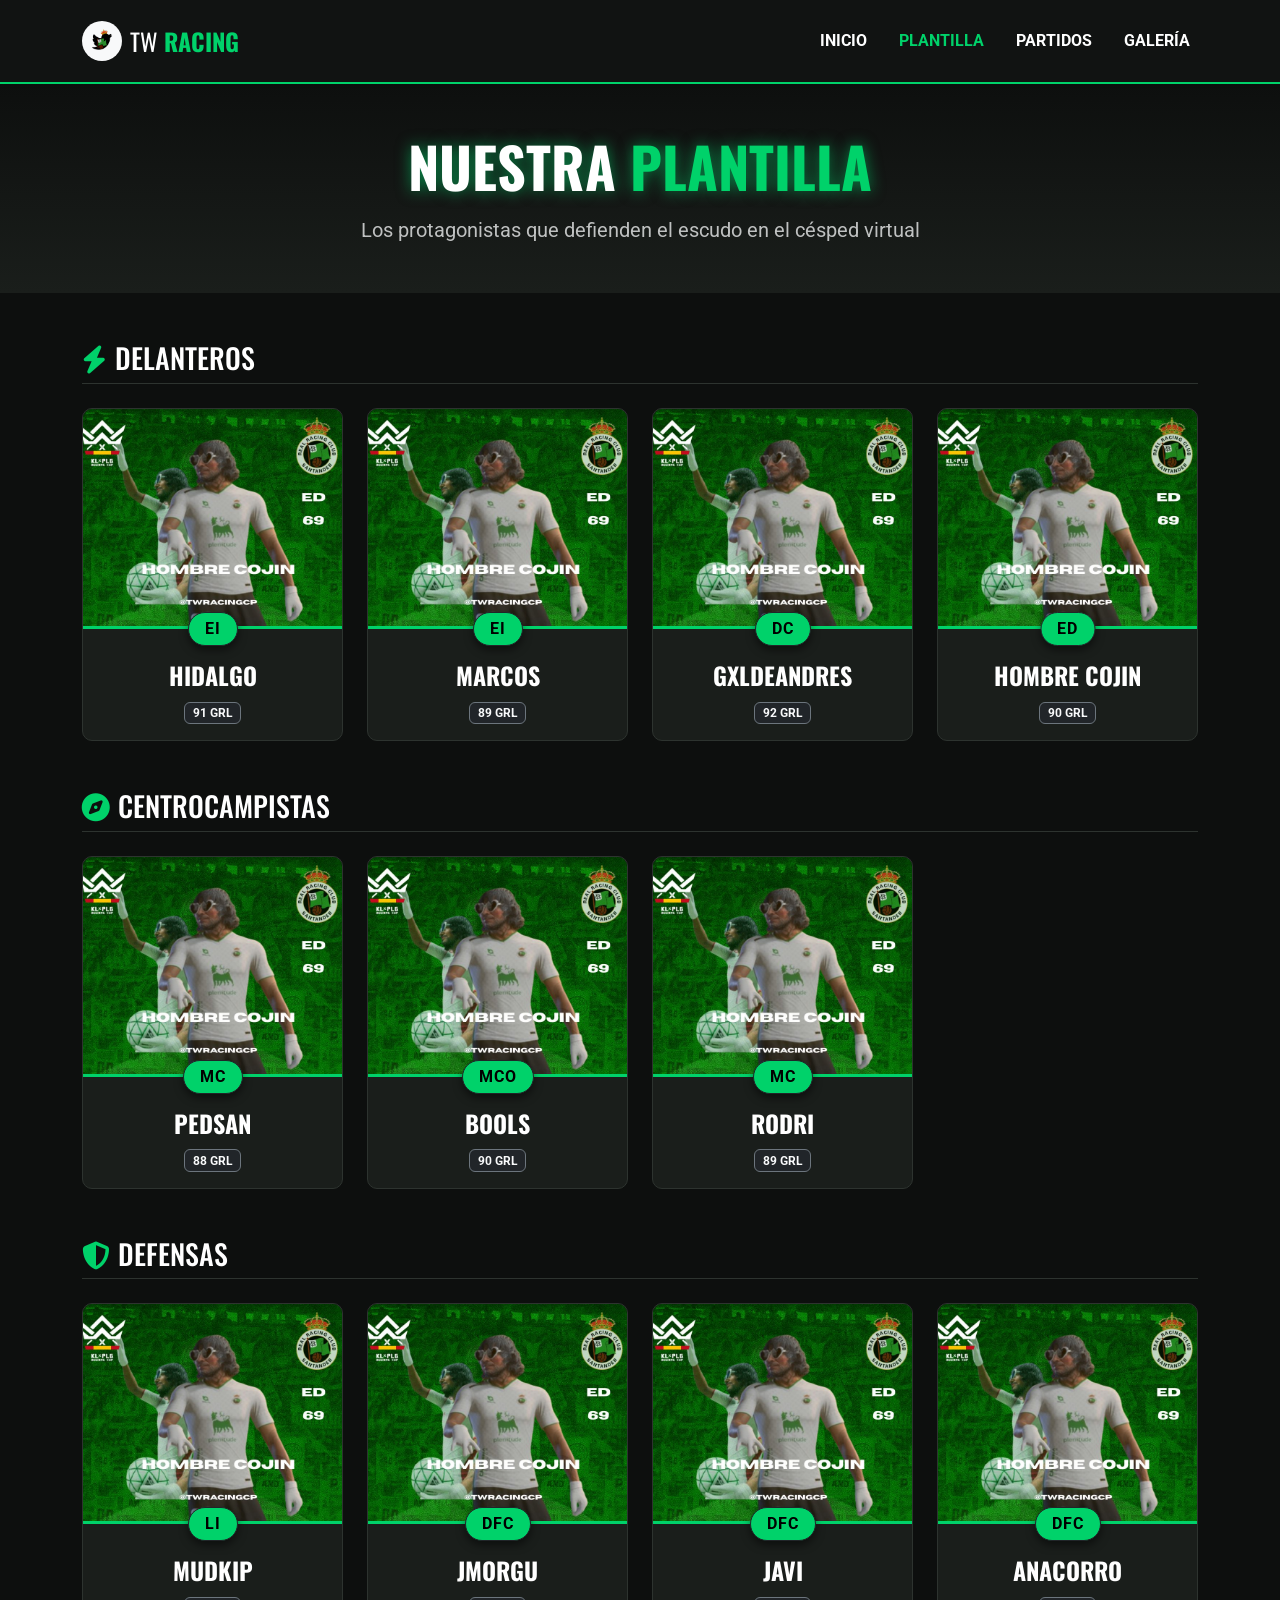
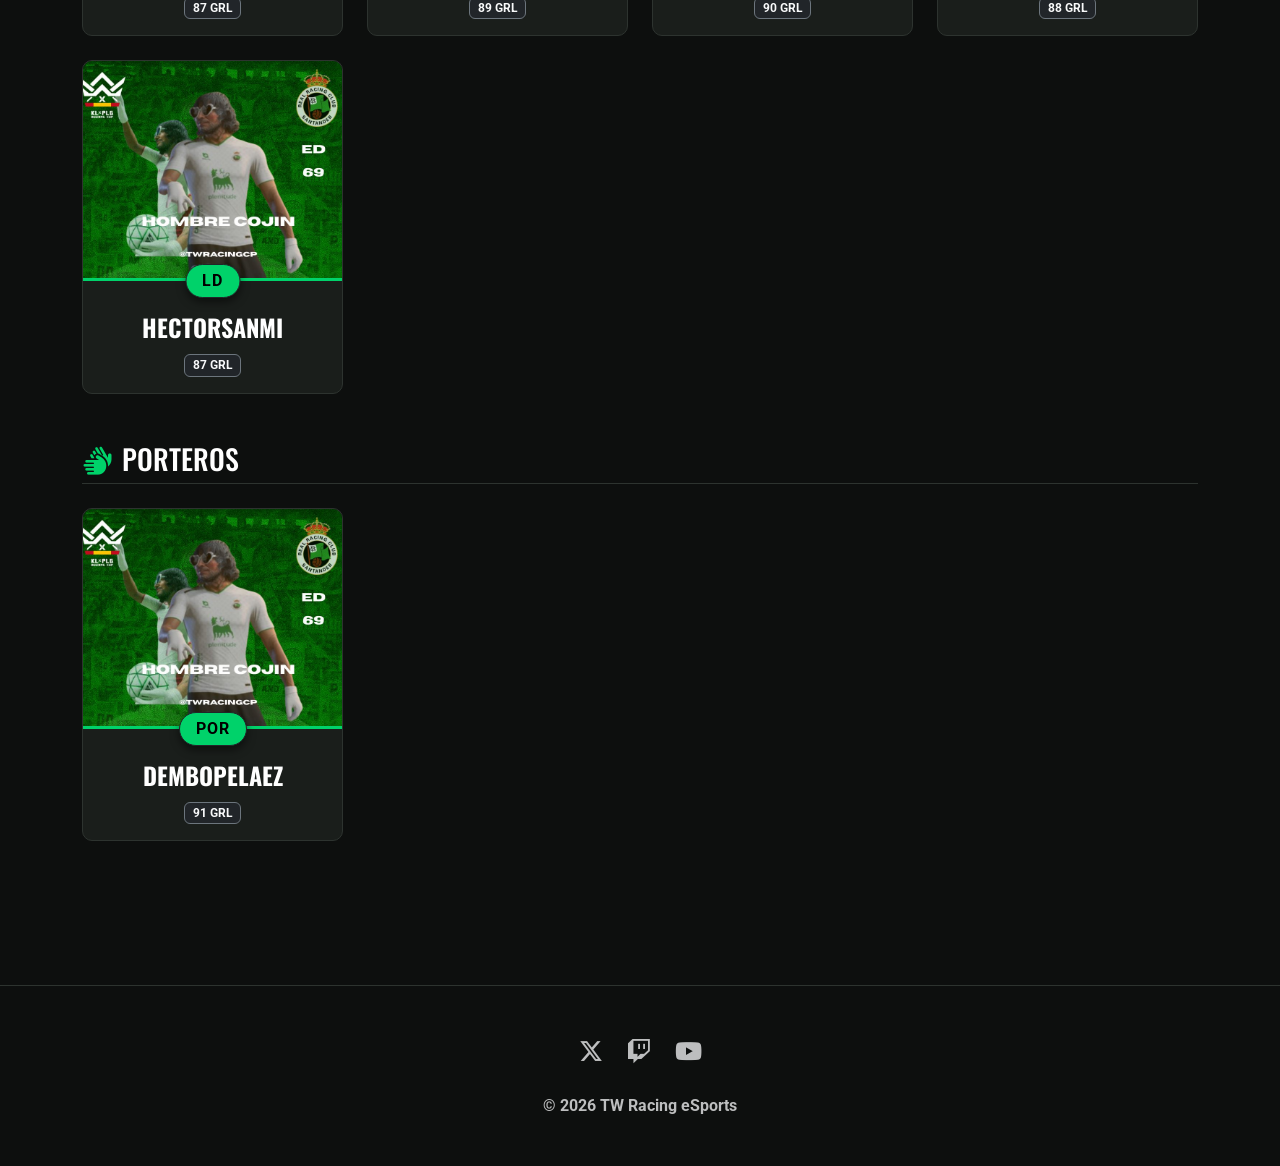
<file: plantilla.html>
<!DOCTYPE html>
<html lang="es">
<head>
    <meta charset="UTF-8">
    <meta name="viewport" content="width=device-width, initial-scale=1.0">
    <title>Plantilla | TW Racing</title>
    <link rel="icon" href="img/Proyecto nuevo.jpg" type="image/x-icon">
    
    <link href="https://cdn.jsdelivr.net/npm/bootstrap@5.3.2/dist/css/bootstrap.min.css" rel="stylesheet">
    <link rel="stylesheet" href="https://cdnjs.cloudflare.com/ajax/libs/font-awesome/6.7.2/css/all.min.css">
    <link href="https://fonts.googleapis.com/css2?family=Oswald:wght@400;700&family=Roboto:wght@300;400;700&display=swap" rel="stylesheet">
    
    <link rel="stylesheet" href="style.css">

    <style>
        .glow-text { text-shadow: 0 0 15px rgba(0, 210, 106, 0.6); }
        .player-card { 
            transition: all 0.3s ease; 
            background-color: #1a1e1b; 
            border: 1px solid #2d332f !important;
            border-radius: 10px;
            overflow: hidden;
        }
        .player-card:hover { 
            transform: translateY(-8px); 
            border-color: #00d26a !important; 
            box-shadow: 0 10px 25px rgba(0, 210, 106, 0.3); 
        }
        .position-badge {
            box-shadow: 0 4px 8px rgba(0,0,0,0.5);
            font-weight: bold;
            letter-spacing: 1px;
        }
        .section-title { border-color: #2d332f !important; }
    </style>
</head>
<body style="background-color: #0d0f0e;">

    <nav class="navbar navbar-expand-lg navbar-dark navbar-custom sticky-top py-3 shadow-sm">
        <div class="container">
            <a class="navbar-brand d-flex align-items-center gap-2" href="index.html">
                <img src="img/logoconBandera.png" alt="Logo TW Racing" width="40" height="40" class="rounded-circle object-fit-cover bg-light p-1">
                <span class="fs-4">TW <span class="text-racing fw-bold">RACING</span></span>
            </a>
            <button class="navbar-toggler" type="button" data-bs-toggle="collapse" data-bs-target="#navbarNav">
                <span class="navbar-toggler-icon"></span>
            </button>
            <div class="collapse navbar-collapse justify-content-end" id="navbarNav">
                <ul class="navbar-nav gap-3 text-uppercase fw-bold">
                    <li class="nav-item"><a class="nav-link text-white" href="index.html">Inicio</a></li>
                    <li class="nav-item"><a class="nav-link active text-racing" href="plantilla.html">Plantilla</a></li>
                    <li class="nav-item"><a class="nav-link text-white" href="partidos.html">Partidos</a></li>
                    <li class="nav-item"><a class="nav-link text-white" href="galeria.html">Galería</a></li>
                </ul>
            </div>
        </div>
    </nav>

    <header class="py-5 text-center" style="background: linear-gradient(to bottom, #0d0f0e, #1a1e1b);">
        <div class="container">
            <h1 class="display-4 fw-bold text-white glow-text mb-3">NUESTRA <span class="text-racing">PLANTILLA</span></h1>
            <p class="text-light opacity-75 fs-5 mb-0">Los protagonistas que defienden el escudo en el césped virtual</p>
        </div>
    </header>

    <main class="container py-5">
        
        <h3 class="border-bottom section-title text-white pb-2 mb-4">
            <i class="fa-solid fa-bolt text-racing me-2"></i>Delanteros
        </h3>
        <div class="row g-4 mb-5">
            <div class="col-md-4 col-lg-3">
                <div class="card card-custom player-card text-center h-100">
                    <img src="img/HC.jpg" class="card-img-top object-fit-cover" height="220" alt="Hidalgo">
                    <div class="card-body position-relative pt-4">
                        <span class="position-absolute top-0 start-50 translate-middle badge rounded-pill bg-racing text-dark fs-6 border border-dark px-3 py-2 position-badge">EI</span>
                        <h4 class="card-title text-white fw-bold mt-2">Hidalgo</h4>
                        <span class="badge bg-dark border border-secondary text-light mt-1">91 GRL</span>
                    </div>
                </div>
            </div>

            <div class="col-md-4 col-lg-3">
                <div class="card card-custom player-card text-center h-100">
                    <img src="img/HC.jpg" class="card-img-top object-fit-cover" height="220" alt="Marcos">
                    <div class="card-body position-relative pt-4">
                        <span class="position-absolute top-0 start-50 translate-middle badge rounded-pill bg-racing text-dark fs-6 border border-dark px-3 py-2 position-badge">EI</span>
                        <h4 class="card-title text-white fw-bold mt-2">Marcos</h4>
                        <span class="badge bg-dark border border-secondary text-light mt-1">89 GRL</span>
                    </div>
                </div>
            </div>

            <div class="col-md-4 col-lg-3">
                <div class="card card-custom player-card text-center h-100">
                    <img src="img/HC.jpg" class="card-img-top object-fit-cover" height="220" alt="GxlDeAndres">
                    <div class="card-body position-relative pt-4">
                        <span class="position-absolute top-0 start-50 translate-middle badge rounded-pill bg-racing text-dark fs-6 border border-dark px-3 py-2 position-badge">DC</span>
                        <h4 class="card-title text-white fw-bold mt-2">GxlDeAndres</h4>
                        <span class="badge bg-dark border border-secondary text-light mt-1">92 GRL</span>
                    </div>
                </div>
            </div>

            <div class="col-md-4 col-lg-3">
                <div class="card card-custom player-card text-center h-100">
                    <img src="img/HC.jpg" class="card-img-top object-fit-cover" height="220" alt="Hombre Cojin">
                    <div class="card-body position-relative pt-4">
                        <span class="position-absolute top-0 start-50 translate-middle badge rounded-pill bg-racing text-dark fs-6 border border-dark px-3 py-2 position-badge">ED</span>
                        <h4 class="card-title text-white fw-bold mt-2">Hombre Cojin</h4>
                        <span class="badge bg-dark border border-secondary text-light mt-1">90 GRL</span>
                    </div>
                </div>
            </div>
        </div>

        <h3 class="border-bottom section-title text-white pb-2 mb-4">
            <i class="fa-solid fa-compass text-racing me-2"></i>Centrocampistas
        </h3>
        <div class="row g-4 mb-5">
            <div class="col-md-4 col-lg-3">
                <div class="card card-custom player-card text-center h-100">
                    <img src="img/HC.jpg" class="card-img-top object-fit-cover" height="220" alt="PEDSAN">
                    <div class="card-body position-relative pt-4">
                        <span class="position-absolute top-0 start-50 translate-middle badge rounded-pill bg-racing text-dark fs-6 border border-dark px-3 py-2 position-badge">MC</span>
                        <h4 class="card-title text-white fw-bold mt-2">PEDSAN</h4>
                        <span class="badge bg-dark border border-secondary text-light mt-1">88 GRL</span>
                    </div>
                </div>
            </div>

            <div class="col-md-4 col-lg-3">
                <div class="card card-custom player-card text-center h-100">
                    <img src="img/HC.jpg" class="card-img-top object-fit-cover" height="220" alt="BOOLS">
                    <div class="card-body position-relative pt-4">
                        <span class="position-absolute top-0 start-50 translate-middle badge rounded-pill bg-racing text-dark fs-6 border border-dark px-3 py-2 position-badge">MCO</span>
                        <h4 class="card-title text-white fw-bold mt-2">BOOLS</h4>
                        <span class="badge bg-dark border border-secondary text-light mt-1">90 GRL</span>
                    </div>
                </div>
            </div>

            <div class="col-md-4 col-lg-3">
                <div class="card card-custom player-card text-center h-100">
                    <img src="img/HC.jpg" class="card-img-top object-fit-cover" height="220" alt="Rodri">
                    <div class="card-body position-relative pt-4">
                        <span class="position-absolute top-0 start-50 translate-middle badge rounded-pill bg-racing text-dark fs-6 border border-dark px-3 py-2 position-badge">MC</span>
                        <h4 class="card-title text-white fw-bold mt-2">Rodri</h4>
                        <span class="badge bg-dark border border-secondary text-light mt-1">89 GRL</span>
                    </div>
                </div>
            </div>
        </div>

        <h3 class="border-bottom section-title text-white pb-2 mb-4">
            <i class="fa-solid fa-shield-halved text-racing me-2"></i>Defensas
        </h3>
        <div class="row g-4 mb-5">
            <div class="col-md-4 col-lg-3">
                <div class="card card-custom player-card text-center h-100">
                    <img src="img/HC.jpg" class="card-img-top object-fit-cover" height="220" alt="Mudkip">
                    <div class="card-body position-relative pt-4">
                        <span class="position-absolute top-0 start-50 translate-middle badge rounded-pill bg-racing text-dark fs-6 border border-dark px-3 py-2 position-badge">LI</span>
                        <h4 class="card-title text-white fw-bold mt-2">Mudkip</h4>
                        <span class="badge bg-dark border border-secondary text-light mt-1">87 GRL</span>
                    </div>
                </div>
            </div>

            <div class="col-md-4 col-lg-3">
                <div class="card card-custom player-card text-center h-100">
                    <img src="img/HC.jpg" class="card-img-top object-fit-cover" height="220" alt="JMorgu">
                    <div class="card-body position-relative pt-4">
                        <span class="position-absolute top-0 start-50 translate-middle badge rounded-pill bg-racing text-dark fs-6 border border-dark px-3 py-2 position-badge">DFC</span>
                        <h4 class="card-title text-white fw-bold mt-2">JMorgu</h4>
                        <span class="badge bg-dark border border-secondary text-light mt-1">89 GRL</span>
                    </div>
                </div>
            </div>

            <div class="col-md-4 col-lg-3">
                <div class="card card-custom player-card text-center h-100">
                    <img src="img/HC.jpg" class="card-img-top object-fit-cover" height="220" alt="Javi">
                    <div class="card-body position-relative pt-4">
                        <span class="position-absolute top-0 start-50 translate-middle badge rounded-pill bg-racing text-dark fs-6 border border-dark px-3 py-2 position-badge">DFC</span>
                        <h4 class="card-title text-white fw-bold mt-2">Javi</h4>
                        <span class="badge bg-dark border border-secondary text-light mt-1">90 GRL</span>
                    </div>
                </div>
            </div>

            <div class="col-md-4 col-lg-3">
                <div class="card card-custom player-card text-center h-100">
                    <img src="img/HC.jpg" class="card-img-top object-fit-cover" height="220" alt="Anacorro">
                    <div class="card-body position-relative pt-4">
                        <span class="position-absolute top-0 start-50 translate-middle badge rounded-pill bg-racing text-dark fs-6 border border-dark px-3 py-2 position-badge">DFC</span>
                        <h4 class="card-title text-white fw-bold mt-2">Anacorro</h4>
                        <span class="badge bg-dark border border-secondary text-light mt-1">88 GRL</span>
                    </div>
                </div>
            </div>

            <div class="col-md-4 col-lg-3">
                <div class="card card-custom player-card text-center h-100">
                    <img src="img/HC.jpg" class="card-img-top object-fit-cover" height="220" alt="hectorsanmi">
                    <div class="card-body position-relative pt-4">
                        <span class="position-absolute top-0 start-50 translate-middle badge rounded-pill bg-racing text-dark fs-6 border border-dark px-3 py-2 position-badge">LD</span>
                        <h4 class="card-title text-white fw-bold mt-2">hectorsanmi</h4>
                        <span class="badge bg-dark border border-secondary text-light mt-1">87 GRL</span>
                    </div>
                </div>
            </div>
        </div>

        <h3 class="border-bottom section-title text-white pb-2 mb-4">
            <i class="fa-solid fa-hands text-racing me-2"></i>Porteros
        </h3>
        <div class="row g-4 mb-5">
            <div class="col-md-4 col-lg-3">
                <div class="card card-custom player-card text-center h-100">
                    <img src="img/HC.jpg" class="card-img-top object-fit-cover" height="220" alt="DemboPelaez">
                    <div class="card-body position-relative pt-4">
                        <span class="position-absolute top-0 start-50 translate-middle badge rounded-pill bg-racing text-dark fs-6 border border-dark px-3 py-2 position-badge">POR</span>
                        <h4 class="card-title text-white fw-bold mt-2">DemboPelaez</h4>
                        <span class="badge bg-dark border border-secondary text-light mt-1">91 GRL</span>
                    </div>
                </div>
            </div>
        </div>

    </main>

    <footer class="text-center py-5 mt-5" style="background-color: #0d0f0e; border-top: 1px solid #2d332f;">
        <div class="container text-light opacity-75">
            <div class="d-flex justify-content-center gap-4 mb-4 fs-4">
                <a href="https://twitter.com/TwRacingCP" target="_blank" class="text-light hover-racing" style="transition: 0.3s;"><i class="fab fa-x-twitter"></i></a>
                <a href="https://twitch.tv/twcantabria" target="_blank" class="text-light hover-racing" style="transition: 0.3s;"><i class="fab fa-twitch"></i></a>
                <a href="https://www.youtube.com/@TWCantabria" target="_blank" class="text-light hover-racing" style="transition: 0.3s;"><i class="fab fa-youtube"></i></a>
            </div>
            <p class="mb-0 fw-bold">© 2026 TW Racing eSports</p>
        </div>
    </footer>

    <script src="https://cdn.jsdelivr.net/npm/bootstrap@5.3.2/dist/js/bootstrap.bundle.min.js"></script>
</body>
</html>
</file>
<file: style.css>
/* style.css */
:root {
    --racing-green: #00d26a; /* Un verde vibrante y moderno */
    --bg-dark: #121513; /* Fondo muy oscuro, casi negro, con un ligero tono verde */
    --card-bg: #1a1e1b;
}

body {
    font-family: 'Roboto', sans-serif;
    background-color: var(--bg-dark);
    color: #ffffff;
}

h1, h2, h3, h4, h5, .navbar-brand, .btn {
    font-family: 'Oswald', sans-serif;
    text-transform: uppercase;
}

/* Colores personalizados */
.text-racing { color: var(--racing-green) !important; }
.bg-racing { background-color: var(--racing-green) !important; color: #000 !important; }

/* Botones */
.btn-racing {
    background-color: var(--racing-green);
    color: #000;
    font-weight: 700;
    border: 2px solid var(--racing-green);
    border-radius: 4px;
    padding: 10px 24px;
    transition: all 0.3s ease;
}

.btn-racing:hover {
    background-color: transparent;
    color: var(--racing-green);
    transform: translateY(-2px);
    box-shadow: 0 4px 15px rgba(0, 210, 106, 0.4);
}

/* Navbar */
.navbar-custom {
    background-color: rgba(18, 21, 19, 0.95);
    border-bottom: 2px solid var(--racing-green);
}

/* Hero Section (Fondo principal) */
.hero-section {
    /* Reemplaza esta URL con una buena captura de tu equipo en FC26 */
    background: linear-gradient(rgba(0, 0, 0, 0.7), rgba(18, 21, 19, 1)), url('https://images.unsplash.com/photo-1518605368461-1ee7c5108dd5?q=80&w=2070&auto=format&fit=crop') center/cover;
    height: 70vh;
    display: flex;
    align-items: center;
    text-align: center;
}

.hero-title {
    font-size: 4rem;
    font-weight: 700;
    text-shadow: 0 0 20px rgba(0, 210, 106, 0.5);
}

/* Tarjetas (Cards) */
.card-custom {
    background-color: var(--card-bg);
    border: 1px solid #2d332f;
    border-radius: 8px;
    transition: transform 0.3s ease, border-color 0.3s ease;
}

.card-custom:hover {
    transform: translateY(-5px);
    border-color: var(--racing-green);
}

/* Jugadores */
.player-card img {
    border-bottom: 3px solid var(--racing-green);
}
/* Estilos específicos para la Galería */
.gallery-item {
    overflow: hidden;
    border-radius: 8px;
    border: 2px solid transparent;
    transition: all 0.3s ease;
    cursor: pointer;
    background-color: var(--card-bg);
}

.gallery-item img {
    transition: transform 0.5s ease;
    width: 100%;
    height: 250px; /* Altura fija para que todas se vean alineadas */
    object-fit: cover; /* Recorta la imagen para que llene el espacio sin deformarse */
}

.gallery-item:hover {
    border-color: var(--racing-green);
    box-shadow: 0 0 15px rgba(0, 210, 106, 0.3);
}

.gallery-item:hover img {
    transform: scale(1.1); /* Efecto zoom */
}

.gallery-title {
    position: relative;
    padding-bottom: 15px;
}

.gallery-title::after {
    content: '';
    position: absolute;
    bottom: 0;
    left: 50%;
    transform: translateX(-50%);
    width: 60px;
    height: 3px;
    background-color: var(--racing-green);
}
</file>
